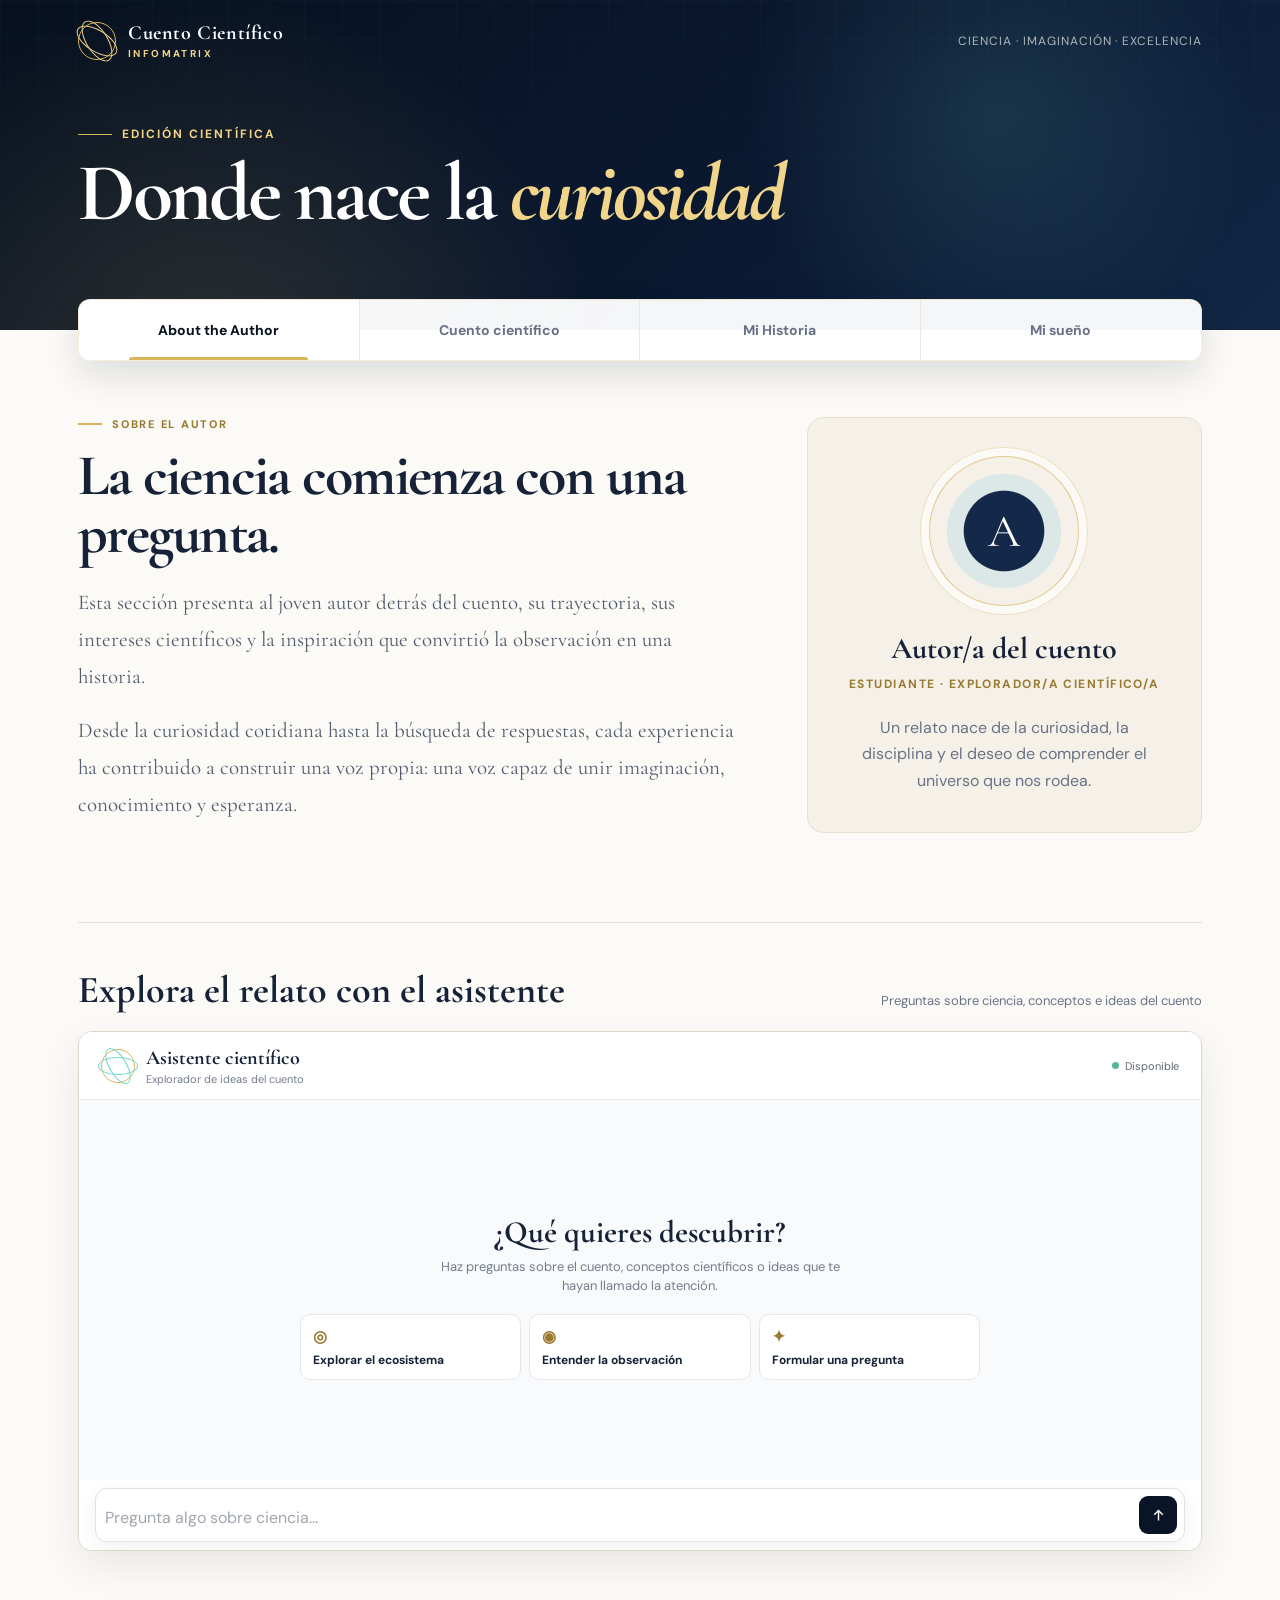
<file: index.html>
<!DOCTYPE html>
<html lang="es">
<head>
  <meta charset="UTF-8">
  <meta name="viewport" content="width=device-width, initial-scale=1.0">
  <title>Cuento Científico - INFOMATRIX</title>
  <meta name="description" content="Sitio personal del cuento científico e historia inspirada en la ciencia.">
  <link rel="preconnect" href="https://fonts.googleapis.com">
  <link rel="preconnect" href="https://fonts.gstatic.com" crossorigin>
  <link href="https://fonts.googleapis.com/css2?family=Cormorant+Garamond:wght@600;700&family=DM+Sans:wght@400;500;600;700&display=swap" rel="stylesheet">
  <style>
    :root {
      --night: #07111f;
      --night-soft: #0d1b2d;
      --gold: #d8b45a;
      --gold-bright: #f1d58a;
      --cyan: #72d7d0;
      --paper: #f5f1e8;
      --ink: #162238;
      --muted: #697386;
      --line: rgba(216, 180, 90, 0.22);
    }

    * { box-sizing: border-box; }
    html { scroll-behavior: smooth; }

    body {
      margin: 0;
      min-width: 320px;
      color: var(--ink);
      background: #fbfaf7;
      font-family: "DM Sans", sans-serif;
    }

    button, textarea { font: inherit; }
    button { cursor: pointer; }

    .hero {
      position: relative;
      min-height: 330px;
      overflow: hidden;
      color: white;
      background:
        radial-gradient(circle at 78% 35%, rgba(114, 215, 208, 0.13), transparent 25%),
        radial-gradient(circle at 16% 120%, rgba(216, 180, 90, 0.18), transparent 35%),
        linear-gradient(135deg, #07111f 0%, #0a1830 58%, #102744 100%);
    }

    .hero::before {
      content: "";
      position: absolute;
      inset: 0;
      opacity: 0.16;
      background-image:
        linear-gradient(rgba(114, 215, 208, 0.18) 1px, transparent 1px),
        linear-gradient(90deg, rgba(114, 215, 208, 0.18) 1px, transparent 1px);
      background-size: 38px 38px;
      mask-image: linear-gradient(to bottom, black, transparent 86%);
    }

    .topbar {
      position: relative;
      z-index: 2;
      display: flex;
      align-items: center;
      justify-content: space-between;
      max-width: 1180px;
      height: 82px;
      margin: 0 auto;
      padding: 0 28px;
    }

    .brand {
      display: flex;
      align-items: center;
      gap: 12px;
    }

    .brand-symbol {
      position: relative;
      width: 38px;
      height: 38px;
      border: 1px solid var(--gold);
      border-radius: 50%;
    }

    .brand-symbol::before,
    .brand-symbol::after {
      content: "";
      position: absolute;
      border: 1px solid var(--gold-bright);
      border-radius: 50%;
    }

    .brand-symbol::before { inset: 7px -5px; transform: rotate(32deg); }
    .brand-symbol::after { inset: -5px 7px; transform: rotate(-32deg); }

    .brand-name {
      display: flex;
      flex-direction: column;
      line-height: 1.05;
    }

    .brand-name strong {
      font-family: "Cormorant Garamond", serif;
      font-size: 20px;
      letter-spacing: 0.03em;
    }

    .brand-name small {
      margin-top: 5px;
      color: var(--gold-bright);
      font-size: 10px;
      font-weight: 700;
      letter-spacing: 0.24em;
    }

    .edition {
      color: rgba(255, 255, 255, 0.66);
      font-size: 12px;
      letter-spacing: 0.08em;
    }

    .hero-content {
      position: relative;
      z-index: 1;
      max-width: 1180px;
      margin: 0 auto;
      padding: 44px 28px 72px;
    }

    .hero-kicker {
      display: flex;
      align-items: center;
      gap: 10px;
      margin-bottom: 14px;
      color: var(--gold-bright);
      font-size: 12px;
      font-weight: 700;
      letter-spacing: 0.17em;
      text-transform: uppercase;
    }

    .hero-kicker::before {
      content: "";
      width: 34px;
      height: 1px;
      background: var(--gold);
    }

    .hero h1 {
      max-width: 720px;
      margin: 0;
      font-family: "Cormorant Garamond", serif;
      font-size: clamp(48px, 7vw, 82px);
      line-height: 0.92;
      letter-spacing: -0.04em;
    }

    .hero h1 em {
      color: var(--gold-bright);
      font-style: italic;
    }

    .tabs {
      position: relative;
      z-index: 4;
      max-width: 1180px;
      height: 62px;
      margin: -31px auto 0;
      padding: 0 28px;
    }

    .tab-list {
      display: grid;
      grid-template-columns: repeat(4, 1fr);
      height: 62px;
      overflow: hidden;
      border: 1px solid var(--line);
      border-radius: 12px;
      background: rgba(255, 255, 255, 0.96);
      box-shadow: 0 14px 35px rgba(7, 17, 31, 0.12);
    }

    .tab-button {
      position: relative;
      border: 0;
      border-right: 1px solid #ebe7dc;
      background: transparent;
      color: #687084;
      font-size: 14px;
      font-weight: 700;
    }

    .tab-button:last-child { border-right: 0; }

    .tab-button.active {
      color: var(--night);
      background: #fff;
    }

    .tab-button.active::after {
      content: "";
      position: absolute;
      right: 18%;
      bottom: 0;
      left: 18%;
      height: 3px;
      border-radius: 3px 3px 0 0;
      background: var(--gold);
    }

    main {
      max-width: 1180px;
      margin: 0 auto;
      padding: 56px 28px 100px;
    }

    .tab-panel { display: none; }
    .tab-panel.active { display: block; animation: reveal 350ms ease both; }

    @keyframes reveal {
      from { opacity: 0; transform: translateY(8px); }
      to { opacity: 1; transform: translateY(0); }
    }

    .panel-grid {
      display: grid;
      grid-template-columns: minmax(0, 1.25fr) minmax(280px, 0.75fr);
      gap: 70px;
      align-items: start;
    }

    .section-label {
      display: flex;
      align-items: center;
      gap: 10px;
      margin-bottom: 16px;
      color: #9a7a31;
      font-size: 11px;
      font-weight: 800;
      letter-spacing: 0.16em;
      text-transform: uppercase;
    }

    .section-label::before {
      content: "";
      width: 24px;
      height: 2px;
      background: var(--gold);
    }

    .panel-title {
      margin: 0 0 22px;
      font-family: "Cormorant Garamond", serif;
      font-size: clamp(38px, 5vw, 58px);
      line-height: 1;
      letter-spacing: -0.03em;
    }

    .prose {
      max-width: 680px;
      color: #515b6b;
      font-family: "Cormorant Garamond", serif;
      font-size: 21px;
      line-height: 1.75;
    }

    .prose p { margin: 0 0 18px; }

    .author-card,
    .quote-card {
      border: 1px solid #e7e1d4;
      border-radius: 16px;
      background: var(--paper);
    }

    .author-card {
      padding: 38px;
    }

    .portrait {
      display: grid;
      width: 150px;
      height: 150px;
      margin: 0 auto 24px;
      place-items: center;
      border: 1px solid rgba(216, 180, 90, 0.6);
      border-radius: 50%;
      background:
        radial-gradient(circle at center, #14294a 0 38%, transparent 39%),
        radial-gradient(circle at center, #dce7e7 0 54%, transparent 55%);
      box-shadow: 0 0 0 8px #fbfaf7, 0 0 0 9px rgba(216, 180, 90, 0.28);
    }

    .portrait span {
      color: white;
      font-family: "Cormorant Garamond", serif;
      font-size: 46px;
    }

    .author-card h2 {
      margin: 0 0 8px;
      text-align: center;
      font-family: "Cormorant Garamond", serif;
      font-size: 30px;
    }

    .author-card .role {
      margin: 0 0 20px;
      color: #9a7a31;
      text-align: center;
      font-size: 12px;
      font-weight: 700;
      letter-spacing: 0.12em;
      text-transform: uppercase;
    }

    .author-card p {
      margin: 0;
      color: var(--muted);
      line-height: 1.65;
      text-align: center;
    }

    .story-page {
      max-width: 820px;
      margin: 0 auto;
      padding: 54px 64px;
      border: 1px solid #e7e1d4;
      border-radius: 4px;
      background:
        linear-gradient(90deg, transparent 96%, rgba(216, 180, 90, 0.08) 96%),
        #fff;
      box-shadow: 0 18px 50px rgba(7, 17, 31, 0.08);
    }

    .story-page .panel-title { text-align: center; }
    .story-page .section-label { justify-content: center; }

    .dropcap::first-letter {
      float: left;
      margin: 12px 10px 0 0;
      color: #a27d34;
      font-family: "Cormorant Garamond", serif;
      font-size: 78px;
      line-height: 0.62;
    }

    .quote-card {
      margin-top: 30px;
      padding: 28px 32px;
      border-left: 3px solid var(--gold);
    }

    .quote-card blockquote {
      margin: 0;
      color: var(--ink);
      font-family: "Cormorant Garamond", serif;
      font-size: 25px;
      font-style: italic;
      line-height: 1.45;
    }

    .chat-area {
      margin-top: 80px;
      padding-top: 44px;
      border-top: 1px solid #e7e1d4;
    }

    .chat-heading {
      display: flex;
      align-items: end;
      justify-content: space-between;
      margin-bottom: 18px;
    }

    .chat-heading h2 {
      margin: 0;
      font-family: "Cormorant Garamond", serif;
      font-size: 38px;
    }

    .chat-heading p {
      margin: 0 0 4px;
      color: var(--muted);
      font-size: 13px;
    }

    .chat-frame {
      height: 520px;
      overflow: hidden;
      border: 1px solid #dcd6c8;
      border-radius: 14px;
      background: white;
      box-shadow: 0 14px 40px rgba(7, 17, 31, 0.08);
    }

    .chat-frame iframe { width: 100%; height: 100%; border: 0; }

    @media (max-width: 760px) {
      .edition { display: none; }
      .hero { min-height: 300px; }
      .hero-content { padding-top: 32px; }
      .tabs { height: 68px; margin-top: -34px; padding: 0 12px; }
      .tab-list { height: 68px; }
      .tab-button { padding: 6px; font-size: 11px; }
      main { padding: 40px 16px 70px; }
      .panel-grid { grid-template-columns: 1fr; gap: 38px; }
      .story-page { padding: 38px 24px; }
      .chat-area { margin-top: 56px; }
      .chat-heading { align-items: start; flex-direction: column; gap: 6px; }
      .chat-frame { height: 480px; }
    }
  </style>
</head>
<body>
  <header class="hero">
    <nav class="topbar" aria-label="Encabezado">
      <div class="brand">
        <span class="brand-symbol" aria-hidden="true"></span>
        <span class="brand-name">
          <strong>Cuento Científico</strong>
          <small>INFOMATRIX</small>
        </span>
      </div>
      <span class="edition">CIENCIA · IMAGINACIÓN · EXCELENCIA</span>
    </nav>
    <div class="hero-content">
      <div class="hero-kicker">Edición científica</div>
      <h1>Donde nace la <em>curiosidad</em></h1>
    </div>
  </header>

  <nav class="tabs" aria-label="Secciones del sitio">
    <div class="tab-list" role="tablist">
      <button class="tab-button active" id="tab-author" role="tab" aria-selected="true" aria-controls="panel-author" data-tab="author">About the Author</button>
      <button class="tab-button" id="tab-tale" role="tab" aria-selected="false" aria-controls="panel-tale" data-tab="tale">Cuento científico</button>
      <button class="tab-button" id="tab-history" role="tab" aria-selected="false" aria-controls="panel-history" data-tab="history">Mi Historia</button>
      <button class="tab-button" id="tab-dream" role="tab" aria-selected="false" aria-controls="panel-dream" data-tab="dream">Mi sueño</button>
    </div>
  </nav>

  <main>
    <section class="tab-panel active" id="panel-author" role="tabpanel" aria-labelledby="tab-author" data-panel="author">
      <div class="panel-grid">
        <div>
          <div class="section-label">Sobre el autor</div>
          <h2 class="panel-title">La ciencia comienza con una pregunta.</h2>
          <div class="prose">
            <p>Esta sección presenta al joven autor detrás del cuento, su trayectoria, sus intereses científicos y la inspiración que convirtió la observación en una historia.</p>
            <p>Desde la curiosidad cotidiana hasta la búsqueda de respuestas, cada experiencia ha contribuido a construir una voz propia: una voz capaz de unir imaginación, conocimiento y esperanza.</p>
          </div>
        </div>
        <aside class="author-card" aria-label="Perfil del autor">
          <div class="portrait" aria-hidden="true"><span>A</span></div>
          <h2>Autor/a del cuento</h2>
          <p class="role">Estudiante · Explorador/a científico/a</p>
          <p>Un relato nace de la curiosidad, la disciplina y el deseo de comprender el universo que nos rodea.</p>
        </aside>
      </div>
    </section>

    <section class="tab-panel" id="panel-tale" role="tabpanel" aria-labelledby="tab-tale" data-panel="tale">
      <article class="story-page">
        <div class="section-label">Relato científico</div>
        <h2 class="panel-title">El ecosistema invisible</h2>
        <div class="prose">
          <p class="dropcap">Había una vez una pequeña luz que viajaba donde nadie podía verla. Recorrió el interior de una gota de agua y descubrió un mundo completo: seres diminutos, corrientes silenciosas y una danza constante de materia y energía.</p>
          <p>Cada movimiento parecía casual, pero respondía a leyes precisas. Allí comprendió que lo invisible no es menos real, ni menos extraordinario. Solo exige una mirada más paciente.</p>
          <p>En su camino, la luz aprendió que observar transforma. Cada pregunta abre una puerta; cada experimento permite acercarse un poco más a la verdad.</p>
        </div>
        <div class="quote-card">
          <blockquote>“Lo pequeño también puede contener universos completos.”</blockquote>
        </div>
      </article>
    </section>

    <section class="tab-panel" id="panel-history" role="tabpanel" aria-labelledby="tab-history" data-panel="history">
      <div class="panel-grid">
        <div>
          <div class="section-label">Mi Historia</div>
          <h2 class="panel-title">Una trayectoria impulsada por preguntas.</h2>
          <div class="prose">
            <p>Esta es el espacio para contar el camino personal: los primeros descubrimientos, los retos enfrentados, los proyectos realizados y las personas que hicieron posible alcanzar cada meta.</p>
            <p>Cada etapa aporta una nueva perspectiva y convierte el aprendizaje en una aventura compartida.</p>
          </div>
        </div>
        <div class="quote-card">
          <blockquote>“Ningún descubrimiento comienza sin el valor de preguntar por qué.”</blockquote>
        </div>
      </div>
    </section>

    <section class="tab-panel" id="panel-dream" role="tabpanel" aria-labelledby="tab-dream" data-panel="dream">
      <div class="panel-grid">
        <div>
          <div class="section-label">Mi sueño</div>
          <h2 class="panel-title">Crear soluciones que transformen el futuro.</h2>
          <div class="prose">
            <p>Mi sueño es seguir investigando, aprendiendo y colaborando para transformar problemas reales en ideas útiles. Deseo demostrar que la ciencia puede acercar a las personas, proteger el planeta y abrir oportunidades a nuevas generaciones.</p>
            <p>El futuro no es un destino lejano: se construye hoy, con cada pregunta hecha con rigor y cada respuesta puesta al servicio de todos.</p>
          </div>
        </div>
        <div class="quote-card">
          <blockquote>“Soñar con el futuro también es una forma de diseñarlo.”</blockquote>
        </div>
      </div>
    </section>

    <section class="chat-area" id="asistente" aria-labelledby="chat-title">
      <div class="chat-heading">
        <h2 id="chat-title">Explora el relato con el asistente</h2>
        <p>Preguntas sobre ciencia, conceptos e ideas del cuento</p>
      </div>
      <div class="chat-frame">
        <iframe src="index_chatbot.html" title="Asistente científico interactivo"></iframe>
      </div>
    </section>
  </main>

  <script>
    const buttons = document.querySelectorAll(".tab-button");
    const panels = document.querySelectorAll(".tab-panel");

    buttons.forEach((button) => {
      button.addEventListener("click", () => {
        buttons.forEach((item) => {
          item.classList.remove("active");
          item.setAttribute("aria-selected", "false");
        });
        panels.forEach((panel) => panel.classList.remove("active"));

        button.classList.add("active");
        button.setAttribute("aria-selected", "true");
        document.querySelector(`[data-panel="${button.dataset.tab}"]`).classList.add("active");
      });
    });
  </script>
</body>
</html>
</file>
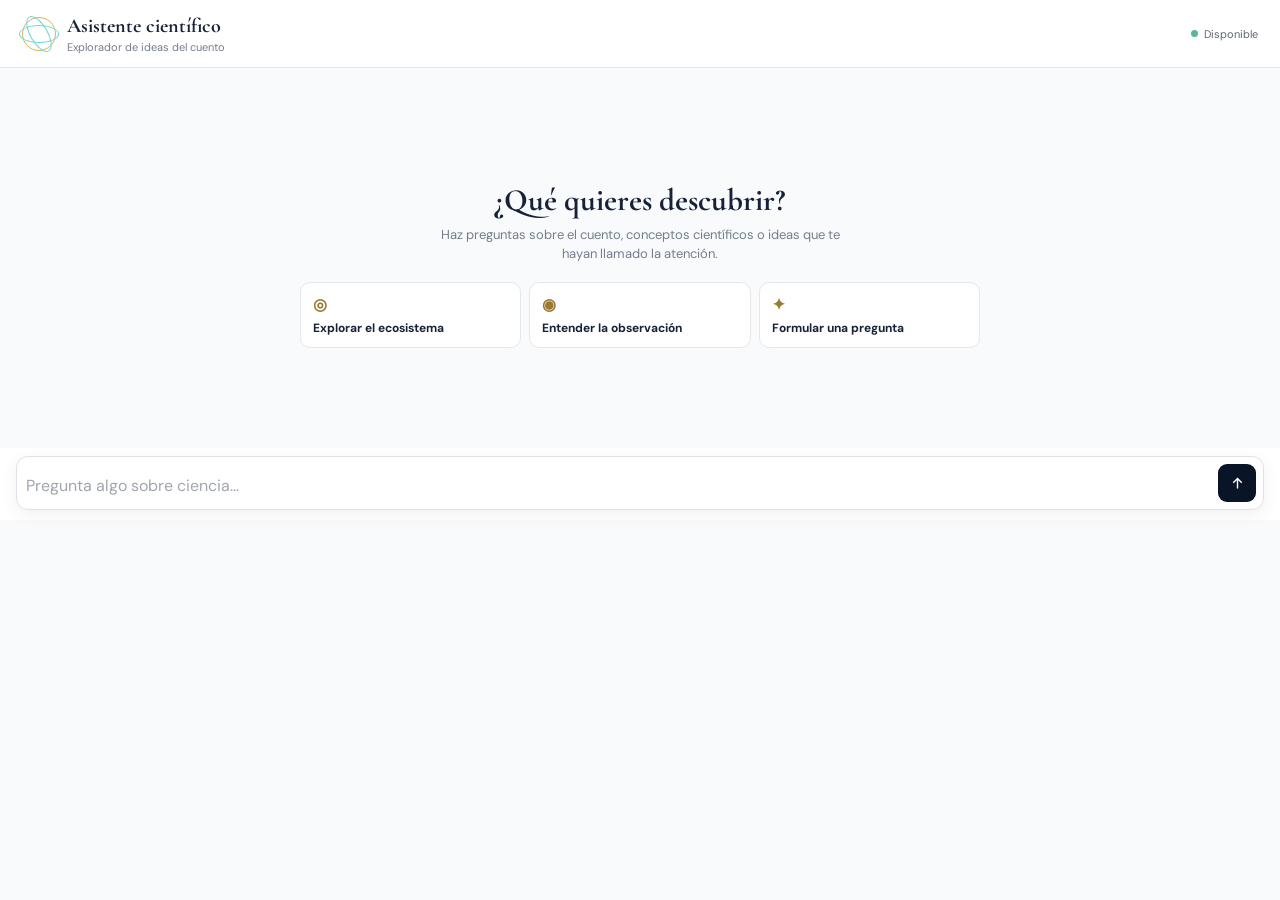
<file: index_chatbot.html>
<!DOCTYPE html>
<html lang="es">
<head>
  <meta charset="UTF-8">
  <meta name="viewport" content="width=device-width, initial-scale=1.0">
  <title>Asistente científico</title>
  <link rel="preconnect" href="https://fonts.googleapis.com">
  <link rel="preconnect" href="https://fonts.gstatic.com" crossorigin>
  <link href="https://fonts.googleapis.com/css2?family=DM+Sans:wght@400;500;600;700&family=Cormorant+Garamond:wght@600&display=swap" rel="stylesheet">
  <style>
    :root {
      --night: #091426;
      --gold: #d8b45a;
      --cyan: #72d7d0;
      --ink: #172238;
      --muted: #747d8d;
      --line: #e4e7eb;
    }

    * { box-sizing: border-box; }

    body {
      margin: 0;
      min-height: 520px;
      color: var(--ink);
      background: #f9fafb;
      font-family: "DM Sans", sans-serif;
    }

    button, textarea { font: inherit; }

    .chat {
      display: grid;
      grid-template-rows: 68px minmax(0, 1fr) auto;
      height: 520px;
    }

    .chat-header {
      display: flex;
      align-items: center;
      justify-content: space-between;
      padding: 0 22px;
      border-bottom: 1px solid var(--line);
      background: white;
    }

    .chat-title {
      display: flex;
      align-items: center;
      gap: 11px;
    }

    .atom {
      position: relative;
      width: 34px;
      height: 34px;
      border: 1px solid var(--gold);
      border-radius: 50%;
    }

    .atom::before,
    .atom::after {
      content: "";
      position: absolute;
      inset: 7px -4px;
      border: 1px solid var(--cyan);
      border-radius: 50%;
    }

    .atom::after { transform: rotate(60deg); }

    .chat-title h1 {
      margin: 0 0 2px;
      font-family: "Cormorant Garamond", serif;
      font-size: 20px;
    }

    .chat-title p {
      margin: 0;
      color: var(--muted);
      font-size: 11px;
    }

    .status {
      display: flex;
      align-items: center;
      gap: 6px;
      color: #5e6674;
      font-size: 11px;
    }

    .status-dot {
      width: 7px;
      height: 7px;
      border-radius: 50%;
      background: #55b89a;
    }

    .conversation {
      overflow-y: auto;
      padding: 22px;
      scroll-behavior: smooth;
    }

    .welcome {
      display: flex;
      height: 100%;
      flex-direction: column;
      align-items: center;
      justify-content: center;
      text-align: center;
    }

    .welcome h2 {
      margin: 12px 0 6px;
      font-family: "Cormorant Garamond", serif;
      font-size: 31px;
    }

    .welcome p {
      max-width: 430px;
      margin: 0 0 18px;
      color: var(--muted);
      font-size: 13px;
      line-height: 1.5;
    }

    .suggestions {
      display: grid;
      grid-template-columns: repeat(3, 1fr);
      gap: 8px;
      width: min(680px, 100%);
    }

    .suggestion {
      min-height: 66px;
      padding: 10px 12px;
      border: 1px solid var(--line);
      border-radius: 10px;
      background: white;
      color: var(--ink);
      font-size: 12px;
      font-weight: 700;
      text-align: left;
    }

    .suggestion:hover {
      border-color: #bfcfd1;
      background: #fbfdfd;
    }

    .suggestion span {
      display: block;
      margin-bottom: 5px;
      color: #9a7a31;
      font-size: 16px;
    }

    .message-row {
      display: flex;
      margin-bottom: 12px;
    }

    .message-row.user { justify-content: flex-end; }
    .message-row.assistant { justify-content: flex-start; }

    .message {
      max-width: 78%;
      padding: 10px 13px;
      border-radius: 13px;
      font-size: 13px;
      line-height: 1.55;
      white-space: pre-wrap;
    }

    .user .message {
      border-bottom-right-radius: 4px;
      background: var(--night);
      color: white;
    }

    .assistant .message {
      border: 1px solid var(--line);
      border-bottom-left-radius: 4px;
      background: white;
    }

    .typing {
      display: flex;
      gap: 4px;
      align-items: center;
      min-width: 48px;
    }

    .typing span {
      width: 5px;
      height: 5px;
      border-radius: 50%;
      background: var(--muted);
      animation: bounce 900ms infinite ease-in-out;
    }

    .typing span:nth-child(2) { animation-delay: 100ms; }
    .typing span:nth-child(3) { animation-delay: 200ms; }

    @keyframes bounce {
      0%, 60%, 100% { transform: translateY(0); }
      30% { transform: translateY(-4px); }
    }

    .composer-wrap {
      padding: 8px 16px 10px;
      background: white;
    }

    .composer {
      display: grid;
      grid-template-columns: 1fr 38px;
      align-items: end;
      min-height: 52px;
      padding: 7px;
      border: 1px solid #dfe3e7;
      border-radius: 12px;
      background: white;
      box-shadow: 0 5px 18px rgba(7, 17, 31, 0.06);
    }

    .composer:focus-within {
      border-color: #a9c7c5;
      box-shadow: 0 5px 18px rgba(114, 215, 208, 0.12);
    }

    textarea {
      width: 100%;
      height: 36px;
      max-height: 90px;
      resize: none;
      border: 0;
      outline: 0;
      color: var(--ink);
      background: transparent;
      line-height: 36px;
    }

    textarea::placeholder { color: #a0a5ae; }

    .send {
      display: grid;
      width: 38px;
      height: 38px;
      place-items: center;
      border: 0;
      border-radius: 9px;
      background: var(--night);
      color: white;
    }

    .send svg {
      width: 17px;
      fill: none;
      stroke: currentColor;
      stroke-width: 2;
    }

    @media (max-width: 600px) {
      .status { display: none; }
      .chat-header { padding: 0 14px; }
      .conversation { padding: 14px; }
      .suggestions { grid-template-columns: 1fr; }
      .suggestion { min-height: 48px; }
      .welcome { justify-content: flex-start; padding-top: 12px; }
      .welcome h2 { font-size: 25px; }
    }
  </style>
</head>
<body>
  <main class="chat">
    <header class="chat-header">
      <div class="chat-title">
        <span class="atom" aria-hidden="true"></span>
        <div>
          <h1>Asistente científico</h1>
          <p>Explorador de ideas del cuento</p>
        </div>
      </div>
      <div class="status"><span class="status-dot"></span> Disponible</div>
    </header>

    <section class="conversation" id="conversation" aria-live="polite">
      <div class="welcome" id="welcome">
        <h2>¿Qué quieres descubrir?</h2>
        <p>Haz preguntas sobre el cuento, conceptos científicos o ideas que te hayan llamado la atención.</p>
        <div class="suggestions">
          <button class="suggestion" type="button" data-prompt="Explica qué es un ecosistema invisible">
            <span>◎</span>Explorar el ecosistema
          </button>
          <button class="suggestion" type="button" data-prompt="Explícame qué significa observar científicamente">
            <span>◉</span>Entender la observación
          </button>
          <button class="suggestion" type="button" data-prompt="¿Cómo comienza una pregunta científica?">
            <span>✦</span>Formular una pregunta
          </button>
        </div>
      </div>
    </section>

    <div class="composer-wrap">
      <form class="composer" id="chatForm">
        <textarea id="messageInput" rows="1" placeholder="Pregunta algo sobre ciencia..." aria-label="Mensaje al asistente"></textarea>
        <button class="send" type="submit" aria-label="Enviar mensaje">
          <svg viewBox="0 0 24 24" aria-hidden="true"><path d="M12 19V5M6 11l6-6 6 6"/></svg>
        </button>
      </form>
    </div>
  </main>

  <script src="script.js"></script>
</body>
</html>
</file>
